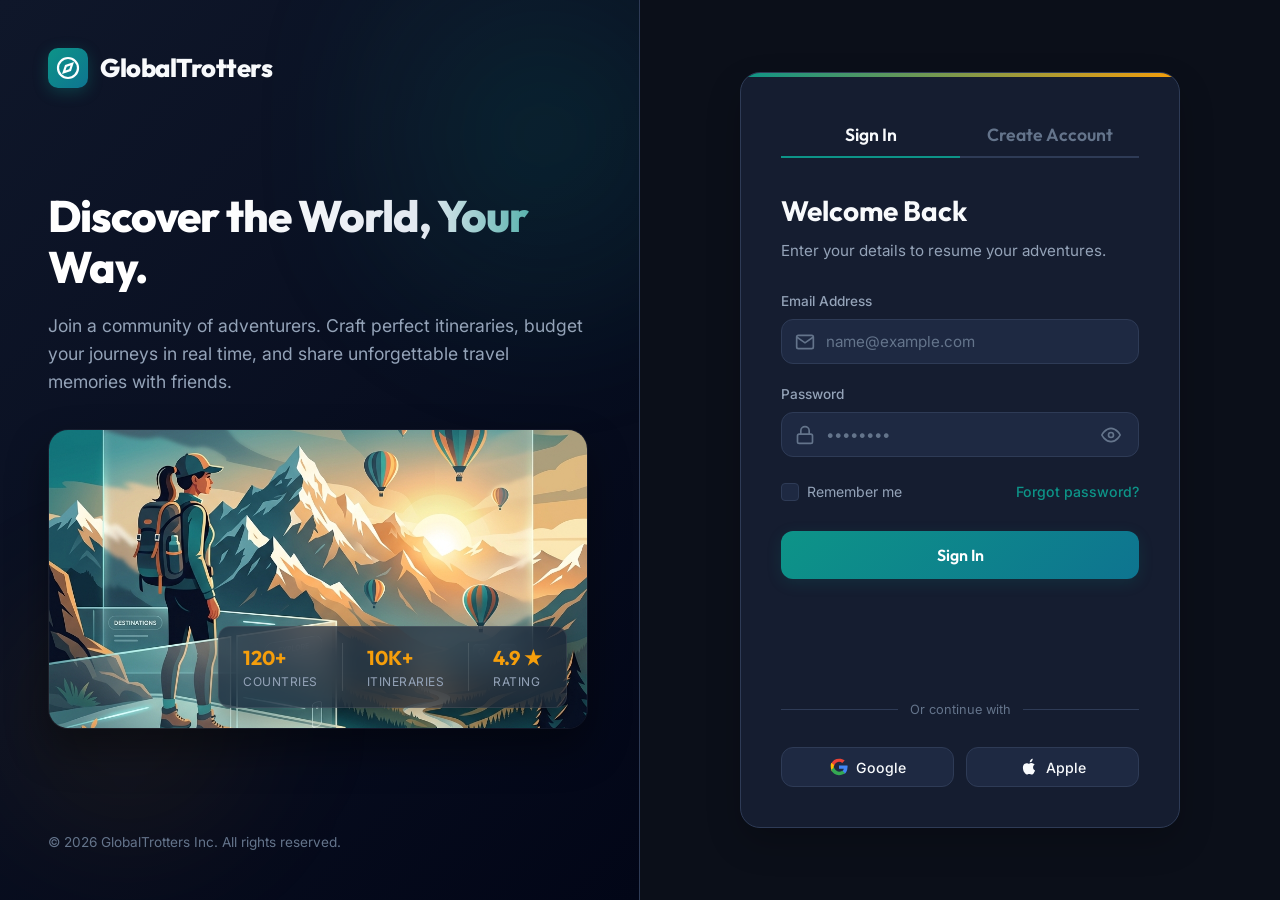
<file: index.html>
<!DOCTYPE html>
<html lang="en">
<head>
  <meta charset="UTF-8">
  <meta name="viewport" content="width=device-width, initial-scale=1.0">
  <meta name="description" content="Access GlobalTrotters, the ultimate companion for your travel adventures. Plan itineraries, track budgets, and share memories.">
  <title>GlobalTrotters - Begin Your Journey</title>
  <link rel="stylesheet" href="index.css">
</head>
<body>

  <!-- Main Container -->
  <main class="auth-container">

    <!-- Status Toast Notifications (Simulated feedback) -->
    <div id="statusToast" class="status-toast" role="alert" aria-live="assertive">
      <svg id="toastIconError" viewBox="0 0 24 24" style="display: none;">
        <circle cx="12" cy="12" r="10" stroke="currentColor" stroke-width="2" fill="none"/>
        <line x1="12" y1="8" x2="12" y2="12" stroke="currentColor" stroke-width="2"/>
        <line x1="12" y1="16" x2="12.01" y2="16" stroke="currentColor" stroke-width="2" stroke-linecap="round"/>
      </svg>
      <svg id="toastIconSuccess" viewBox="0 0 24 24" style="display: none;">
        <path d="M22 11.08V12a10 10 0 1 1-5.93-9.14" stroke="currentColor" stroke-width="2" stroke-linecap="round" fill="none"/>
        <polyline points="22 4 12 14.01 9 11.01" stroke="currentColor" stroke-width="2" stroke-linecap="round" stroke-linejoin="round" fill="none"/>
      </svg>
      <span id="toastMessage"></span>
    </div>

    <!-- LEFT SIDE: VISUAL PANEL -->
    <section class="visual-panel">
      <!-- Header with Logo -->
      <div class="visual-header">
        <div class="logo-container" aria-label="GlobalTrotters Logo">
          <div class="logo-icon" aria-hidden="true">
            <!-- Travel Globe / Compass SVG Icon -->
            <svg viewBox="0 0 24 24">
              <circle cx="12" cy="12" r="10"/>
              <polygon points="16.24 7.76 14.12 14.12 7.76 16.24 9.88 9.88 16.24 7.76"/>
            </svg>
          </div>
          <span>GlobalTrotters</span>
        </div>
      </div>

      <!-- Center Body with Heading and Hero Image -->
      <div class="visual-body">
        <h1 class="visual-headline">Discover the World, Your Way.</h1>
        <p class="visual-subtext">Join a community of adventurers. Craft perfect itineraries, budget your journeys in real time, and share unforgettable travel memories with friends.</p>
        
        <!-- Hero Visual Frame with Glassmorphism Overlays -->
        <div class="illustration-wrapper">
          <img src="assets/travel_hero.png" alt="Sleek travel illustration representing world exploration and journey planning" class="illustration-img" loading="eager">
          
          <!-- Interactive Glassmorphism Overlay Statistics -->
          <div class="stats-overlay" aria-label="Community Statistics">
            <div class="stat-item">
              <span class="stat-number">120+</span>
              <span class="stat-label">Countries</span>
            </div>
            <div class="stat-item" style="border-left: 1px solid rgba(255,255,255,0.1); padding-left: 1.5rem;">
              <span class="stat-number">10K+</span>
              <span class="stat-label">Itineraries</span>
            </div>
            <div class="stat-item" style="border-left: 1px solid rgba(255,255,255,0.1); padding-left: 1.5rem;">
              <span class="stat-number">4.9 ★</span>
              <span class="stat-label">Rating</span>
            </div>
          </div>
        </div>
      </div>

      <!-- Footer Details -->
      <footer class="visual-footer">
        <p>&copy; 2026 GlobalTrotters Inc. All rights reserved.</p>
      </footer>
    </section>

    <!-- RIGHT SIDE: AUTHENTICATION PANEL -->
    <section class="auth-panel">
      <div class="auth-card">
        
        <!-- Tabs for Switching Login & Sign Up -->
        <nav class="auth-tabs" aria-label="Authentication Form Tabs">
          <button id="tabLogin" class="tab-btn active" onclick="switchTab('login')">Sign In</button>
          <button id="tabRegister" class="tab-btn" onclick="switchTab('register')">Create Account</button>
        </nav>

        <!-- Dynamic Form Area -->
        <div id="formsWrapper" class="form-views-container">
          
          <!-- LOGIN VIEW -->
          <div id="loginView" class="form-view">
            <h2 class="auth-title">Welcome Back</h2>
            <p class="auth-subtitle">Enter your details to resume your adventures.</p>
            
            <form id="loginForm" onsubmit="handleFormSubmit(event, 'login')" novalidate>
              
              <!-- Email Input Group -->
              <div class="form-group">
                <label for="loginEmail" class="form-label">Email Address</label>
                <div class="input-wrapper">
                  <!-- Mail Icon SVG -->
                  <svg class="input-icon" viewBox="0 0 24 24" aria-hidden="true">
                    <path d="M4 4h16c1.1 0 2 .9 2 2v12c0 1.1-.9 2-2 2H4c-1.1 0-2-.9-2-2V6c0-1.1.9-2 2-2z"/>
                    <polyline points="22,6 12,13 2,6"/>
                  </svg>
                  <input type="email" id="loginEmail" class="form-input" placeholder="name@example.com" required autocomplete="email">
                </div>
              </div>

              <!-- Password Input Group -->
              <div class="form-group">
                <label for="loginPassword" class="form-label">Password</label>
                <div class="input-wrapper">
                  <!-- Lock Icon SVG -->
                  <svg class="input-icon" viewBox="0 0 24 24" aria-hidden="true">
                    <rect x="3" y="11" width="18" height="11" rx="2" ry="2"/>
                    <path d="M7 11V7a5 5 0 0 1 10 0v4"/>
                  </svg>
                  <input type="password" id="loginPassword" class="form-input" placeholder="••••••••" required autocomplete="current-password">
                  
                  <!-- Show/Hide Button -->
                  <button type="button" class="password-toggle-btn" aria-label="Show password" onclick="togglePasswordVisibility('loginPassword', this)">
                    <!-- Eye Icon SVG (Open by default) -->
                    <svg viewBox="0 0 24 24" class="eye-icon">
                      <path d="M1 12s4-8 11-8 11 8 11 8-4 8-11 8-11-8-11-8z"/>
                      <circle cx="12" cy="12" r="3"/>
                    </svg>
                  </button>
                </div>
              </div>

              <!-- Remember Me & Forgot Password -->
              <div class="form-options-row">
                <label class="checkbox-container" for="rememberMe">
                  <input type="checkbox" id="rememberMe">
                  <span class="custom-checkbox" aria-hidden="true"></span>
                  Remember me
                </label>
                <a href="#" onclick="showSimulatedAction('Reset password link sent!')" class="forgot-pwd-link">Forgot password?</a>
              </div>

              <!-- Login Button -->
              <button type="submit" id="loginSubmit" class="submit-btn">
                <span class="btn-text">Sign In</span>
                <span class="btn-spinner" aria-hidden="true"></span>
                <svg class="btn-success-icon" viewBox="0 0 24 24" aria-hidden="true">
                  <polyline points="20 6 9 17 4 12"/>
                </svg>
              </button>

            </form>
          </div>

          <!-- REGISTER VIEW -->
          <div id="registerView" class="form-view hidden">
            <h2 class="auth-title">Create Account</h2>
            <p class="auth-subtitle">Join us and start planning your dream trips today.</p>
            
            <form id="registerForm" onsubmit="handleFormSubmit(event, 'register')" novalidate>
              
              <!-- Full Name Input Group -->
              <div class="form-group">
                <label for="registerName" class="form-label">Full Name</label>
                <div class="input-wrapper">
                  <!-- User Icon SVG -->
                  <svg class="input-icon" viewBox="0 0 24 24" aria-hidden="true">
                    <path d="M20 21v-2a4 4 0 0 0-4-4H8a4 4 0 0 0-4 4v2"/>
                    <circle cx="12" cy="7" r="4"/>
                  </svg>
                  <input type="text" id="registerName" class="form-input" placeholder="Alex Carter" required autocomplete="name">
                </div>
              </div>

              <!-- Email Input Group -->
              <div class="form-group">
                <label for="registerEmail" class="form-label">Email Address</label>
                <div class="input-wrapper">
                  <!-- Mail Icon SVG -->
                  <svg class="input-icon" viewBox="0 0 24 24" aria-hidden="true">
                    <path d="M4 4h16c1.1 0 2 .9 2 2v12c0 1.1-.9 2-2 2H4c-1.1 0-2-.9-2-2V6c0-1.1.9-2 2-2z"/>
                    <polyline points="22,6 12,13 2,6"/>
                  </svg>
                  <input type="email" id="registerEmail" class="form-input" placeholder="alex@example.com" required autocomplete="email">
                </div>
              </div>

              <!-- Password Input Group -->
              <div class="form-group">
                <label for="registerPassword" class="form-label">Create Password</label>
                <div class="input-wrapper">
                  <!-- Lock Icon SVG -->
                  <svg class="input-icon" viewBox="0 0 24 24" aria-hidden="true">
                    <rect x="3" y="11" width="18" height="11" rx="2" ry="2"/>
                    <path d="M7 11V7a5 5 0 0 1 10 0v4"/>
                  </svg>
                  <input type="password" id="registerPassword" class="form-input" placeholder="Minimum 8 characters" required autocomplete="new-password">
                  
                  <!-- Show/Hide Button -->
                  <button type="button" class="password-toggle-btn" aria-label="Show password" onclick="togglePasswordVisibility('registerPassword', this)">
                    <svg viewBox="0 0 24 24" class="eye-icon">
                      <path d="M1 12s4-8 11-8 11 8 11 8-4 8-11 8-11-8-11-8z"/>
                      <circle cx="12" cy="12" r="3"/>
                    </svg>
                  </button>
                </div>
              </div>

              <!-- Terms Checkbox -->
              <div class="form-options-row">
                <label class="checkbox-container" for="agreeTerms">
                  <input type="checkbox" id="agreeTerms" required>
                  <span class="custom-checkbox" aria-hidden="true"></span>
                  I agree to the <a href="#" onclick="showSimulatedAction('Terms of Service opened')">Terms</a> &amp; <a href="#" onclick="showSimulatedAction('Privacy Policy opened')">Privacy</a>
                </label>
              </div>

              <!-- Sign Up Button -->
              <button type="submit" id="registerSubmit" class="submit-btn" style="margin-top: 1rem;">
                <span class="btn-text">Create Account</span>
                <span class="btn-spinner" aria-hidden="true"></span>
                <svg class="btn-success-icon" viewBox="0 0 24 24" aria-hidden="true">
                  <polyline points="20 6 9 17 4 12"/>
                </svg>
              </button>

            </form>
          </div>

        </div>

        <!-- Social logins divider -->
        <div class="social-divider">Or continue with</div>

        <!-- Social logins buttons -->
        <div class="social-grid">
          <button type="button" class="social-btn" onclick="showSimulatedAction('Google authentication initiated')">
            <!-- Google Logo SVG -->
            <svg viewBox="0 0 24 24">
              <path fill="#EA4335" d="M12 5.04c1.67 0 3.17.58 4.35 1.7l3.25-3.25C17.63 1.68 15.02 1 12 1 7.35 1 3.4 3.65 1.5 7.56l3.86 3C6.27 7.74 8.89 5.04 12 5.04z"/>
              <path fill="#4285F4" d="M23.49 12.27c0-.81-.07-1.59-.2-2.36H12v4.51h6.46c-.29 1.48-1.14 2.73-2.42 3.58l3.76 2.92c2.2-2.03 3.49-5.01 3.49-8.65z"/>
              <path fill="#FBBC05" d="M5.36 14.76A6.97 6.97 0 0 1 5 12c0-.97.16-1.91.46-2.8l-3.86-3A11.95 11.95 0 0 0 1 12c0 2.27.63 4.4 1.72 6.22l2.64-3.46z"/>
              <path fill="#34A853" d="M12 23c3.24 0 5.97-1.07 7.96-2.92l-3.76-2.92c-1.1.74-2.52 1.18-4.2 1.18-3.11 0-5.73-2.7-6.64-5.52l-3.86 3C3.4 20.35 7.35 23 12 23z"/>
            </svg>
            Google
          </button>
          <button type="button" class="social-btn" onclick="showSimulatedAction('Apple authentication initiated')">
            <!-- Apple Logo SVG -->
            <svg viewBox="0 0 24 24" fill="currentColor">
              <path d="M18.71 19.5c-.83 1.24-1.71 2.45-3.05 2.47-1.34.03-1.77-.79-3.29-.79-1.53 0-2 .77-3.27.82-1.31.05-2.3-1.32-3.14-2.53C4.25 17 2.94 12.45 4.7 9.39c.87-1.52 2.43-2.48 4.12-2.51 1.28-.02 2.5.87 3.29.87.78 0 2.26-1.07 3.81-.91.65.03 2.47.26 3.64 1.98-.09.06-2.17 1.28-2.15 3.81.03 3.02 2.65 4.03 2.68 4.04-.03.07-.42 1.44-1.38 2.83M15.97 4.17c.66-.81 1.11-1.93.99-3.06-1 .04-2.2.67-2.92 1.51-.62.73-1.16 1.87-1.01 2.98 1.1.09 2.22-.55 2.94-1.43z"/>
            </svg>
            Apple
          </button>
        </div>

      </div>
    </section>

  </main>

  <script src="index.js"></script>
</body>
</html>
</file>
<file: index.css>
/* Import Google Fonts */
@import url('https://fonts.googleapis.com/css2?family=Inter:wght@300;400;500;600;700&family=Outfit:wght@400;500;600;700;800&display=swap');

/* CSS Variables for Premium Design System */
:root {
  --font-brand: 'Outfit', sans-serif;
  --font-body: 'Inter', sans-serif;

  /* Color Palette - Vibrant Dark Travel Theme */
  --bg-main: #0B0F19;         /* Very dark midnight blue */
  --bg-card: #151D30;         /* Slightly lighter slate blue for cards */
  --bg-input: #1E2942;        /* Input background */
  
  --primary: #0D9488;         /* Teal */
  --primary-hover: #0F766E;   /* Darker Teal */
  --primary-glow: rgba(13, 148, 136, 0.15);
  
  --accent: #F59E0B;          /* Sandy Gold */
  --accent-glow: rgba(245, 158, 11, 0.2);

  --text-primary: #F8FAFC;    /* Off-white */
  --text-secondary: #94A3B8;  /* Cool grey */
  --text-muted: #64748B;      /* Darker grey */
  
  --border: #2E3B56;          /* Clean border lines */
  --border-focus: #0D9488;    /* Teal focus */

  --error: #EF4444;           /* Red */
  --error-bg: rgba(239, 68, 68, 0.1);
  --success: #10B981;         /* Emerald */
  --success-bg: rgba(16, 185, 129, 0.1);

  --transition-fast: 0.2s cubic-bezier(0.4, 0, 0.2, 1);
  --transition-normal: 0.3s cubic-bezier(0.4, 0, 0.2, 1);
  --transition-slow: 0.5s cubic-bezier(0.4, 0, 0.2, 1);
  
  --radius-sm: 8px;
  --radius-md: 12px;
  --radius-lg: 20px;
}

/* Global Reset */
*, *::before, *::after {
  box-sizing: border-box;
  margin: 0;
  padding: 0;
}

body {
  font-family: var(--font-body);
  background-color: var(--bg-main);
  color: var(--text-primary);
  min-height: 100vh;
  display: flex;
  overflow-x: hidden;
  line-height: 1.5;
}

a {
  color: var(--primary);
  text-decoration: none;
  font-weight: 500;
  transition: color var(--transition-fast);
}

a:hover {
  color: var(--primary-hover);
  text-decoration: underline;
}

/* Main Split Screen Layout */
.auth-container {
  display: flex;
  width: 100vw;
  min-height: 100vh;
  position: relative;
}

/* LEFT SIDE - VISUAL BANNER */
.visual-panel {
  display: flex;
  flex-direction: column;
  justify-content: space-between;
  width: 50%;
  padding: 3rem;
  position: relative;
  overflow: hidden;
  background: linear-gradient(135deg, #0f172a 0%, #020617 100%);
  border-right: 1px solid var(--border);
}

/* Animated visual background mesh */
.visual-panel::before {
  content: '';
  position: absolute;
  top: -20%;
  right: -20%;
  width: 70%;
  height: 70%;
  background: radial-gradient(circle, rgba(13, 148, 136, 0.15) 0%, transparent 70%);
  z-index: 1;
  pointer-events: none;
  filter: blur(40px);
}

.visual-panel::after {
  content: '';
  position: absolute;
  bottom: -10%;
  left: -10%;
  width: 60%;
  height: 60%;
  background: radial-gradient(circle, rgba(245, 158, 11, 0.08) 0%, transparent 60%);
  z-index: 1;
  pointer-events: none;
  filter: blur(50px);
}

.visual-header {
  position: relative;
  z-index: 10;
}

.logo-container {
  display: flex;
  align-items: center;
  gap: 0.75rem;
  font-family: var(--font-brand);
  font-size: 1.6rem;
  font-weight: 800;
  letter-spacing: -0.5px;
  color: var(--text-primary);
  transition: transform var(--transition-fast);
}

.logo-container:hover {
  transform: translateY(-2px);
}

.logo-icon {
  width: 40px;
  height: 40px;
  background: linear-gradient(135deg, var(--primary) 0%, #0e7490 100%);
  border-radius: 10px;
  display: flex;
  align-items: center;
  justify-content: center;
  box-shadow: 0 4px 15px rgba(13, 148, 136, 0.3);
}

.logo-icon svg {
  width: 24px;
  height: 24px;
  fill: none;
  stroke: white;
  stroke-width: 2.2;
}

.visual-body {
  position: relative;
  z-index: 10;
  margin: auto 0;
  max-width: 540px;
}

.visual-headline {
  font-family: var(--font-brand);
  font-size: 2.75rem;
  font-weight: 800;
  line-height: 1.15;
  margin-bottom: 1.25rem;
  background: linear-gradient(to right, #ffffff 30%, #e2e8f0 70%, var(--primary) 100%);
  -webkit-background-clip: text;
  -webkit-text-fill-color: transparent;
  letter-spacing: -1px;
}

.visual-subtext {
  font-size: 1.1rem;
  color: var(--text-secondary);
  line-height: 1.6;
  margin-bottom: 2rem;
}

/* Travel Hero Illustration Container */
.illustration-wrapper {
  position: relative;
  width: 100%;
  height: 300px;
  border-radius: var(--radius-lg);
  overflow: hidden;
  box-shadow: 0 20px 40px rgba(0, 0, 0, 0.4);
  border: 1px solid rgba(255, 255, 255, 0.05);
}

.illustration-img {
  width: 100%;
  height: 100%;
  object-fit: cover;
  transition: transform var(--transition-slow);
}

.illustration-wrapper:hover .illustration-img {
  transform: scale(1.05);
}

/* Glassmorphism Statistics Card Overlay */
.stats-overlay {
  position: absolute;
  bottom: 20px;
  right: 20px;
  background: rgba(21, 29, 48, 0.65);
  backdrop-filter: blur(16px);
  -webkit-backdrop-filter: blur(16px);
  border: 1px solid rgba(255, 255, 255, 0.08);
  border-radius: var(--radius-md);
  padding: 1rem 1.5rem;
  display: flex;
  gap: 1.5rem;
  z-index: 20;
  box-shadow: 0 10px 25px rgba(0, 0, 0, 0.3);
  animation: float 4s ease-in-out infinite;
}

@keyframes float {
  0%, 100% { transform: translateY(0); }
  50% { transform: translateY(-6px); }
}

.stat-item {
  display: flex;
  flex-direction: column;
}

.stat-number {
  font-family: var(--font-brand);
  font-size: 1.25rem;
  font-weight: 700;
  color: var(--accent);
}

.stat-label {
  font-size: 0.75rem;
  color: var(--text-secondary);
  text-transform: uppercase;
  letter-spacing: 0.5px;
}

.visual-footer {
  position: relative;
  z-index: 10;
  font-size: 0.85rem;
  color: var(--text-muted);
}

/* RIGHT SIDE - AUTHENTICATION FORM PANEL */
.auth-panel {
  display: flex;
  align-items: center;
  justify-content: center;
  width: 50%;
  padding: 3rem;
  background-color: var(--bg-main);
  position: relative;
}

.auth-card {
  width: 100%;
  max-width: 440px;
  background-color: var(--bg-card);
  border: 1px solid var(--border);
  border-radius: var(--radius-lg);
  padding: 2.5rem;
  box-shadow: 0 15px 35px rgba(0, 0, 0, 0.2);
  transition: transform var(--transition-normal), box-shadow var(--transition-normal);
  position: relative;
  overflow: hidden;
}

/* Subtle glow effect on card */
.auth-card::after {
  content: '';
  position: absolute;
  top: 0;
  left: 0;
  right: 0;
  height: 4px;
  background: linear-gradient(90deg, var(--primary) 0%, var(--accent) 100%);
}

/* Auth Navigation (Tabs) */
.auth-tabs {
  display: flex;
  border-bottom: 2px solid var(--border);
  margin-bottom: 2rem;
}

.tab-btn {
  flex: 1;
  background: none;
  border: none;
  padding: 10px 0;
  font-family: var(--font-brand);
  font-size: 1.1rem;
  font-weight: 600;
  color: var(--text-muted);
  cursor: pointer;
  transition: color var(--transition-fast);
  position: relative;
}

.tab-btn::after {
  content: '';
  position: absolute;
  bottom: -2px;
  left: 0;
  width: 100%;
  height: 2px;
  background-color: var(--primary);
  transform: scaleX(0);
  transition: transform var(--transition-normal);
}

.tab-btn:hover {
  color: var(--text-primary);
}

.tab-btn.active {
  color: var(--text-primary);
}

.tab-btn.active::after {
  transform: scaleX(1);
}

/* Headings inside forms */
.auth-title {
  font-family: var(--font-brand);
  font-size: 1.75rem;
  font-weight: 700;
  margin-bottom: 0.5rem;
  color: var(--text-primary);
}

.auth-subtitle {
  font-size: 0.95rem;
  color: var(--text-secondary);
  margin-bottom: 1.75rem;
}

/* Forms container & animations */
.form-views-container {
  display: flex;
  width: 200%;
  transition: transform var(--transition-slow);
}

.form-view {
  width: 50%;
  transition: opacity var(--transition-normal);
}

/* Hide inactive view details from screen readers when offscreen */
.form-view.hidden {
  opacity: 0;
  pointer-events: none;
}

/* Input Fields & Groups */
.form-group {
  margin-bottom: 1.25rem;
  position: relative;
}

.form-label {
  display: block;
  font-size: 0.85rem;
  font-weight: 500;
  color: var(--text-secondary);
  margin-bottom: 0.5rem;
  transition: color var(--transition-fast);
}

.input-wrapper {
  position: relative;
  display: flex;
  align-items: center;
}

.input-icon {
  position: absolute;
  left: 14px;
  width: 20px;
  height: 20px;
  fill: none;
  stroke: var(--text-muted);
  stroke-width: 2;
  pointer-events: none;
  transition: stroke var(--transition-fast);
}

.form-input {
  width: 100%;
  padding: 12px 16px 12px 44px;
  background-color: var(--bg-input);
  border: 1px solid var(--border);
  border-radius: var(--radius-md);
  color: var(--text-primary);
  font-family: var(--font-body);
  font-size: 0.95rem;
  transition: border-color var(--transition-fast), box-shadow var(--transition-fast), background-color var(--transition-fast);
}

.form-input:focus {
  outline: none;
  border-color: var(--border-focus);
  background-color: rgba(21, 29, 48, 0.4);
  box-shadow: 0 0 0 4px var(--primary-glow);
}

.form-input::placeholder {
  color: var(--text-muted);
}

/* Show/Hide Password button */
.password-toggle-btn {
  position: absolute;
  right: 14px;
  background: none;
  border: none;
  cursor: pointer;
  color: var(--text-muted);
  display: flex;
  align-items: center;
  justify-content: center;
  padding: 4px;
  border-radius: 4px;
  transition: color var(--transition-fast);
}

.password-toggle-btn:hover {
  color: var(--text-secondary);
}

.password-toggle-btn svg {
  width: 20px;
  height: 20px;
  fill: none;
  stroke: currentColor;
  stroke-width: 2;
}

/* Remember Me & Forgot Password Row */
.form-options-row {
  display: flex;
  align-items: center;
  justify-content: space-between;
  margin-top: 1.5rem;
  margin-bottom: 1.75rem;
  font-size: 0.88rem;
}

.checkbox-container {
  display: flex;
  align-items: center;
  cursor: pointer;
  user-select: none;
  color: var(--text-secondary);
}

.checkbox-container input {
  position: absolute;
  opacity: 0;
  cursor: pointer;
  height: 0;
  width: 0;
}

.custom-checkbox {
  height: 18px;
  width: 18px;
  background-color: var(--bg-input);
  border: 1px solid var(--border);
  border-radius: 4px;
  margin-right: 8px;
  position: relative;
  transition: background-color var(--transition-fast), border-color var(--transition-fast);
}

.checkbox-container:hover input ~ .custom-checkbox {
  border-color: var(--primary);
}

.checkbox-container input:checked ~ .custom-checkbox {
  background-color: var(--primary);
  border-color: var(--primary);
}

.custom-checkbox::after {
  content: "";
  position: absolute;
  display: none;
  left: 6px;
  top: 2px;
  width: 4px;
  height: 8px;
  border: solid white;
  border-width: 0 2px 2px 0;
  transform: rotate(45deg);
}

.checkbox-container input:checked ~ .custom-checkbox::after {
  display: block;
}

/* Submit Button & States */
.submit-btn {
  width: 100%;
  padding: 14px;
  background: linear-gradient(135deg, var(--primary) 0%, #0e7490 100%);
  border: none;
  border-radius: var(--radius-md);
  color: white;
  font-family: var(--font-brand);
  font-size: 1rem;
  font-weight: 600;
  cursor: pointer;
  transition: transform var(--transition-fast), box-shadow var(--transition-fast), opacity var(--transition-fast);
  box-shadow: 0 4px 15px var(--primary-glow);
  position: relative;
  display: flex;
  align-items: center;
  justify-content: center;
  overflow: hidden;
}

.submit-btn:hover {
  transform: translateY(-1px);
  box-shadow: 0 6px 20px rgba(13, 148, 136, 0.4);
}

.submit-btn:active {
  transform: translateY(1px);
}

.submit-btn:disabled {
  opacity: 0.65;
  cursor: not-allowed;
  transform: none;
}

/* Loading / Success animation elements in Button */
.btn-text {
  transition: opacity var(--transition-fast);
}

.btn-spinner {
  position: absolute;
  width: 20px;
  height: 20px;
  border: 2px solid rgba(255, 255, 255, 0.3);
  border-radius: 50%;
  border-top-color: white;
  animation: spin 0.8s linear infinite;
  opacity: 0;
  pointer-events: none;
  transition: opacity var(--transition-fast);
}

.btn-success-icon {
  position: absolute;
  width: 24px;
  height: 24px;
  fill: none;
  stroke: white;
  stroke-width: 2.5;
  opacity: 0;
  pointer-events: none;
  transition: opacity var(--transition-fast);
}

@keyframes spin {
  to { transform: rotate(360deg); }
}

/* Button Loading & Success active classes */
.submit-btn.loading .btn-text {
  opacity: 0;
}
.submit-btn.loading .btn-spinner {
  opacity: 1;
}

.submit-btn.success {
  background: var(--success);
  box-shadow: 0 4px 15px rgba(16, 185, 129, 0.3);
}
.submit-btn.success .btn-text {
  opacity: 0;
}
.submit-btn.success .btn-success-icon {
  opacity: 1;
}

/* Social Logins Splitter */
.social-divider {
  display: flex;
  align-items: center;
  text-align: center;
  margin: 1.75rem 0;
  font-size: 0.8rem;
  color: var(--text-muted);
}

.social-divider::before,
.social-divider::after {
  content: '';
  flex: 1;
  border-bottom: 1px solid var(--border);
}

.social-divider:not(:empty)::before {
  margin-right: .75rem;
}

.social-divider:not(:empty)::after {
  margin-left: .75rem;
}

/* Social Buttons Grid */
.social-grid {
  display: grid;
  grid-template-columns: 1fr 1fr;
  gap: 0.75rem;
}

.social-btn {
  display: flex;
  align-items: center;
  justify-content: center;
  gap: 8px;
  padding: 10px 16px;
  background-color: var(--bg-input);
  border: 1px solid var(--border);
  border-radius: var(--radius-md);
  color: var(--text-primary);
  font-family: var(--font-body);
  font-size: 0.88rem;
  font-weight: 500;
  cursor: pointer;
  transition: background-color var(--transition-fast), border-color var(--transition-fast);
}

.social-btn:hover {
  background-color: var(--border);
  border-color: var(--text-muted);
}

.social-btn svg {
  width: 18px;
  height: 18px;
}

/* Status Notifications / Message Toast */
.status-toast {
  position: absolute;
  top: 20px;
  left: 20px;
  right: 20px;
  padding: 12px 16px;
  border-radius: var(--radius-md);
  font-size: 0.88rem;
  font-weight: 500;
  display: flex;
  align-items: center;
  gap: 10px;
  transform: translateY(-100px);
  opacity: 0;
  transition: transform var(--transition-normal), opacity var(--transition-normal);
  z-index: 100;
}

.status-toast.visible {
  transform: translateY(0);
  opacity: 1;
}

.status-toast.error {
  background-color: var(--error-bg);
  color: var(--error);
  border: 1px solid rgba(239, 68, 68, 0.2);
}

.status-toast.success {
  background-color: var(--success-bg);
  color: var(--success);
  border: 1px solid rgba(16, 185, 129, 0.2);
}

.status-toast svg {
  flex-shrink: 0;
  width: 18px;
  height: 18px;
}

/* RESPONSIVE LAYOUT (TABLET & MOBILE) */
@media (max-width: 1024px) {
  body {
    flex-direction: column;
  }
  
  .auth-container {
    flex-direction: column;
    height: auto;
  }
  
  .visual-panel {
    width: 100%;
    min-height: 40vh;
    padding: 2.5rem;
    border-right: none;
    border-bottom: 1px solid var(--border);
  }
  
  .visual-body {
    margin: 2.5rem 0;
  }
  
  .visual-headline {
    font-size: 2.25rem;
  }
  
  .illustration-wrapper {
    height: 220px;
  }
  
  .auth-panel {
    width: 100%;
    padding: 2.5rem 1.5rem;
  }
  
  .auth-card {
    padding: 2rem 1.5rem;
    max-width: 480px;
  }
}

@media (max-width: 480px) {
  .visual-panel {
    padding: 1.5rem;
    min-height: auto;
  }
  
  .visual-headline {
    font-size: 1.8rem;
  }
  
  .visual-subtext {
    font-size: 0.95rem;
    margin-bottom: 1.5rem;
  }
  
  .illustration-wrapper {
    display: none; /* Hide visual artwork on very small mobile screens to keep view compact */
  }
  
  .stats-overlay {
    position: relative;
    bottom: auto;
    right: auto;
    margin-top: 1rem;
    padding: 0.75rem 1rem;
    display: inline-flex;
  }
  
  .auth-panel {
    padding: 1.5rem 1rem;
  }
  
  .social-grid {
    grid-template-columns: 1fr;
  }
}
</file>
